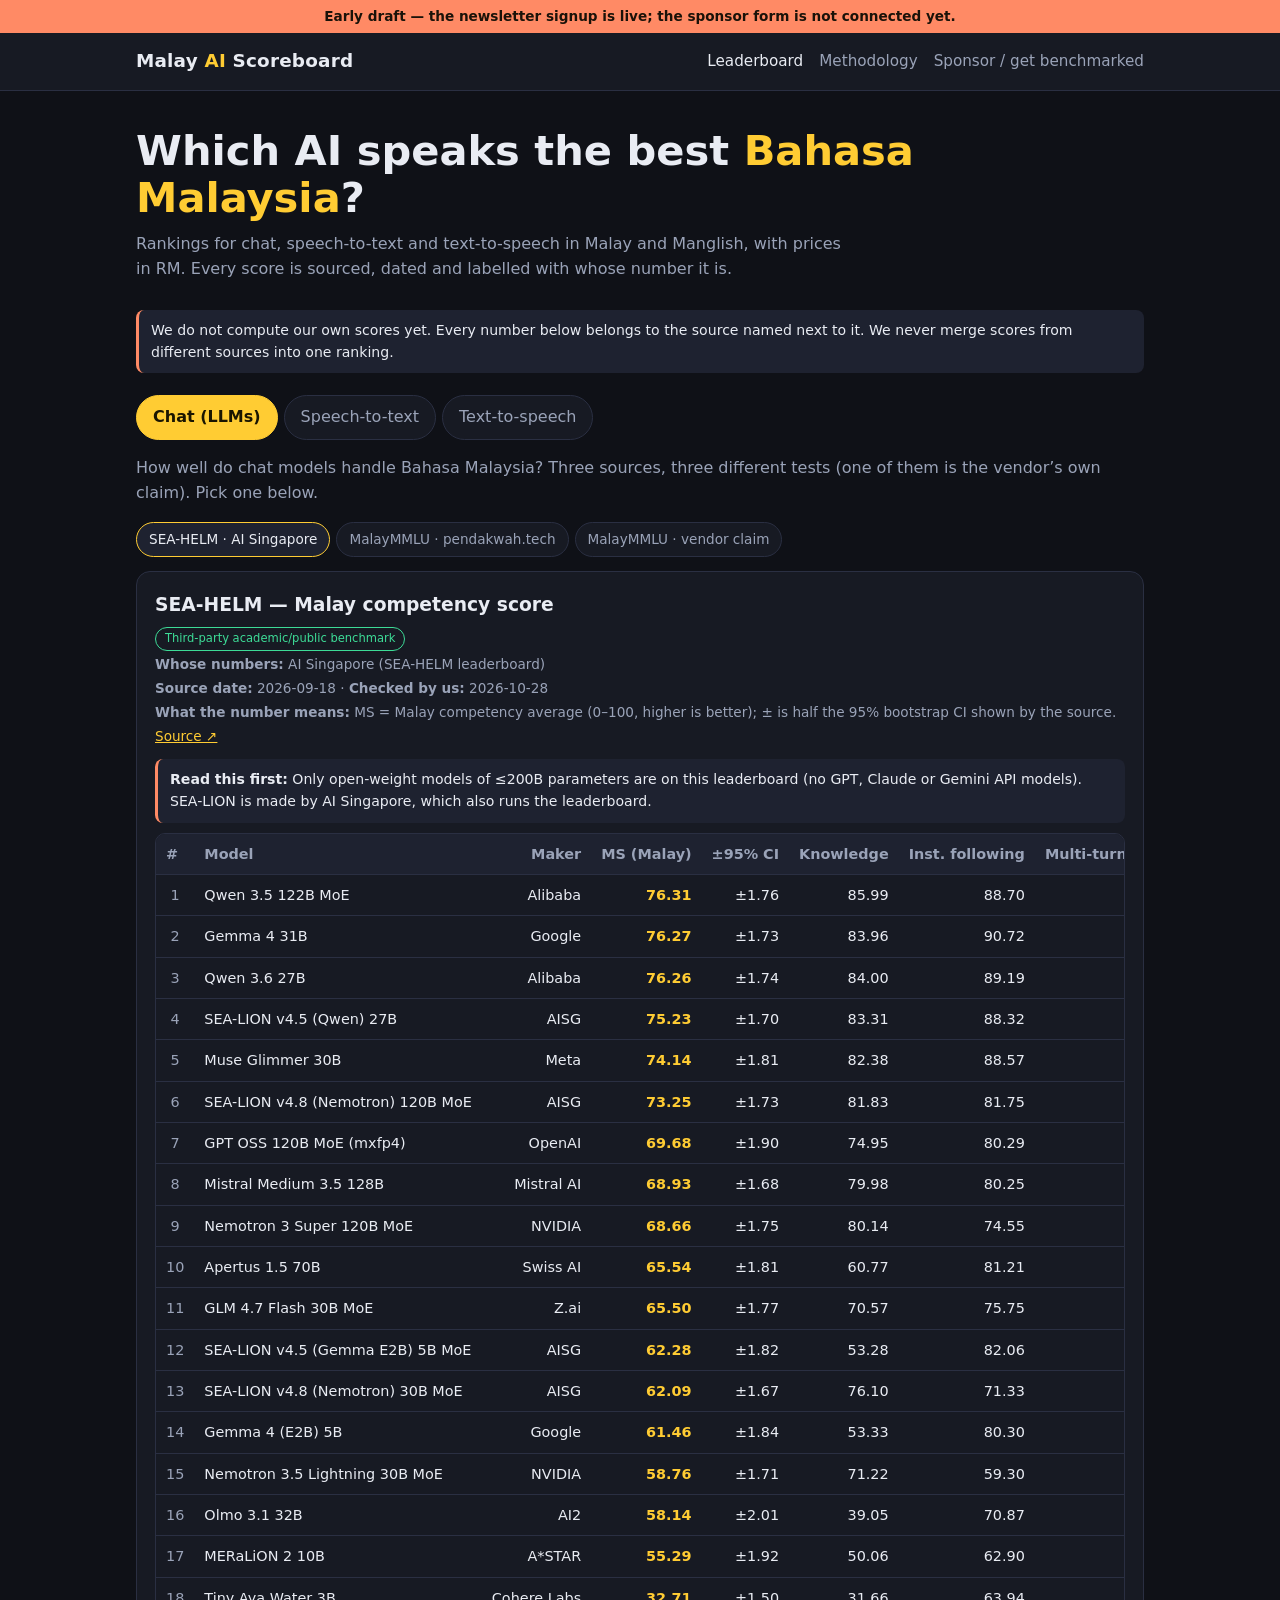
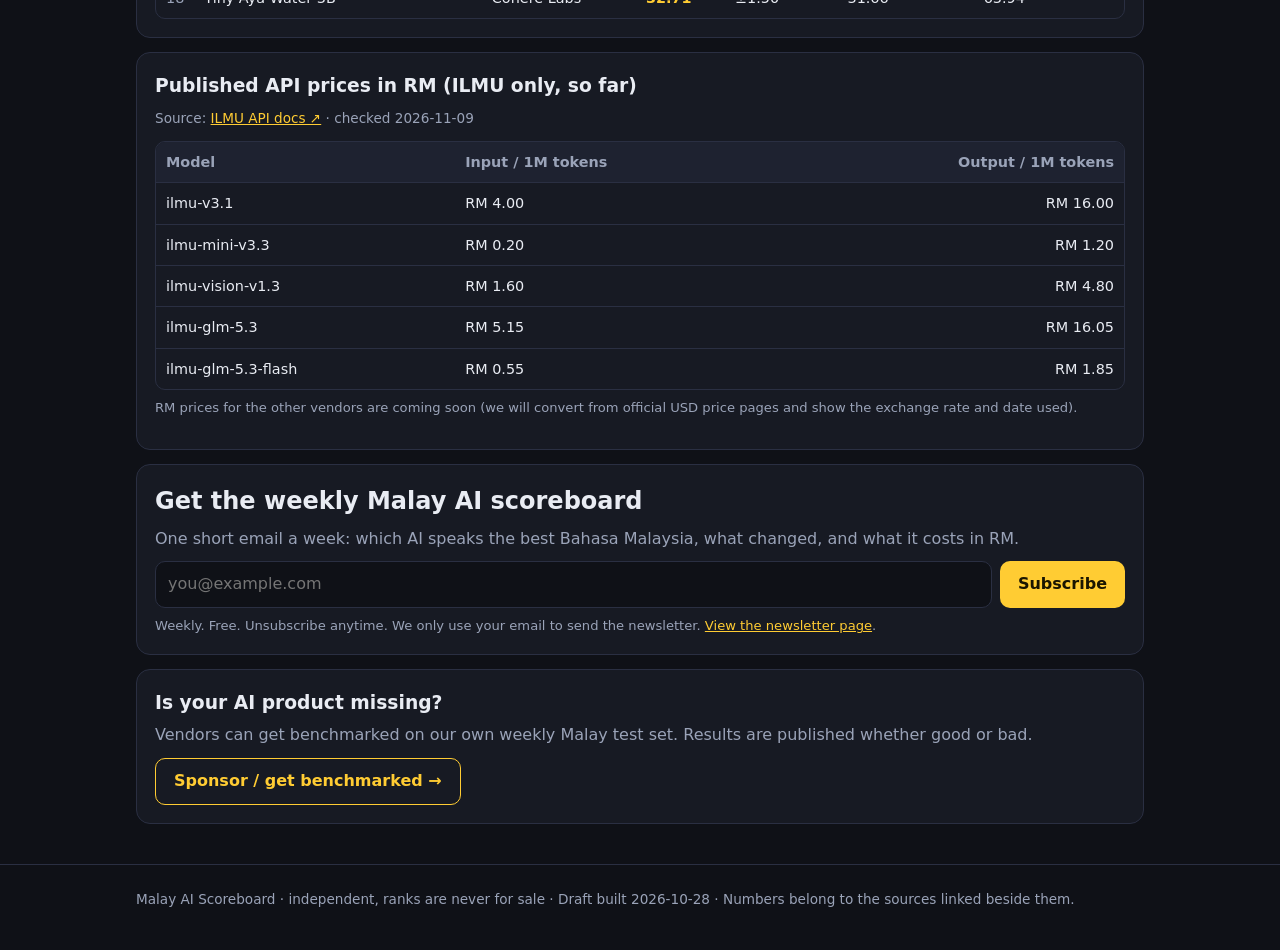
<file: index.html>
<!doctype html><html lang="en"><head><meta charset="utf-8">
<script>(function(){var h=location.hostname;if(h.slice(-10)!=='github.io')return;var p=location.pathname.replace(/^\/malay-ai-scoreboard(?=\/|$)/,'').replace(/\/index\.html$/,'/')||'/';var u='https://malay-ai-scoreboard.pages.dev'+p+location.search+location.hash;document.documentElement.setAttribute('data-moved','1');window.location.replace(u);})();</script>
<style>.moved{display:none;background:#fff3cd;color:#222;text-align:center;padding:10px;font:600 15px system-ui,sans-serif}.moved a{color:#0645ad}html[data-moved] .moved{display:block}</style>
<meta name="viewport" content="width=device-width,initial-scale=1">
<title>Which AI speaks the best Malay? · Malay AI Scoreboard</title><meta name="description" content="Which AI models and tools work best in Bahasa Malaysia and Manglish? Sourced rankings for chat, speech-to-text and text-to-speech, with prices in RM.">
<link rel="stylesheet" href="style.css"></head><body>
<div class="moved">We've moved — the Malay AI Scoreboard is now at <a href="https://malay-ai-scoreboard.pages.dev">malay-ai-scoreboard.pages.dev</a>.</div><noscript><div style="text-align:center;padding:8px;font:14px system-ui,sans-serif">Official site: <a href="https://malay-ai-scoreboard.pages.dev">malay-ai-scoreboard.pages.dev</a></div></noscript>
<div class="draft">Early draft — the newsletter signup is live; the sponsor form is not connected yet.</div>
<header class="site"><div class="wrap"><a class="brand" href="index.html">Malay <span>AI</span> Scoreboard</a>
<nav><a href="index.html" aria-current="page">Leaderboard</a><a href="methodology.html">Methodology</a><a href="sponsor.html">Sponsor / get benchmarked</a></nav></div></header><main class="wrap">
<section class="hero"><h1>Which AI speaks the best <span style="color:var(--accent)">Bahasa Malaysia</span>?</h1>
<p>Rankings for chat, speech-to-text and text-to-speech in Malay and Manglish, with prices in RM. Every score is sourced, dated and labelled with whose number it is.</p></section>
<div class="caveat" id="disclaimer"></div>
<div class="tabs" id="tabs" role="tablist" aria-label="Category"></div>
<div id="panel" role="tabpanel" style="margin-top:14px">Loading…</div>
<div class="card"><h2 style="margin-top:0">Get the weekly Malay AI scoreboard</h2>
<p style="color:var(--muted);margin:0">One short email a week: which AI speaks the best Bahasa Malaysia, what changed, and what it costs in RM.</p>
<form class="signup" action="https://buttondown.com/api/emails/embed-subscribe/malayaiscoreboard" method="post" target="_blank"><input type="email" name="email" required placeholder="you@example.com" aria-label="Email address"><button class="btn" type="submit">Subscribe</button></form>
<p class="fineprint">Weekly. Free. Unsubscribe anytime. We only use your email to send the newsletter. <a href="https://buttondown.com/malayaiscoreboard" target="_blank" rel="noopener">View the newsletter page</a>.</p></div>
<div class="card"><h3 style="margin-top:0">Is your AI product missing?</h3><p style="margin:0 0 10px;color:var(--muted)">Vendors can get benchmarked on our own weekly Malay test set. Results are published whether good or bad.</p><a class="btn ghost" href="sponsor.html">Sponsor / get benchmarked →</a></div>
</main><footer><div class="wrap">Malay AI Scoreboard · independent, ranks are never for sale · Draft built 2026-10-28 · Numbers belong to the sources linked beside them.</div></footer><script src="app.js"></script></body></html>
</file>
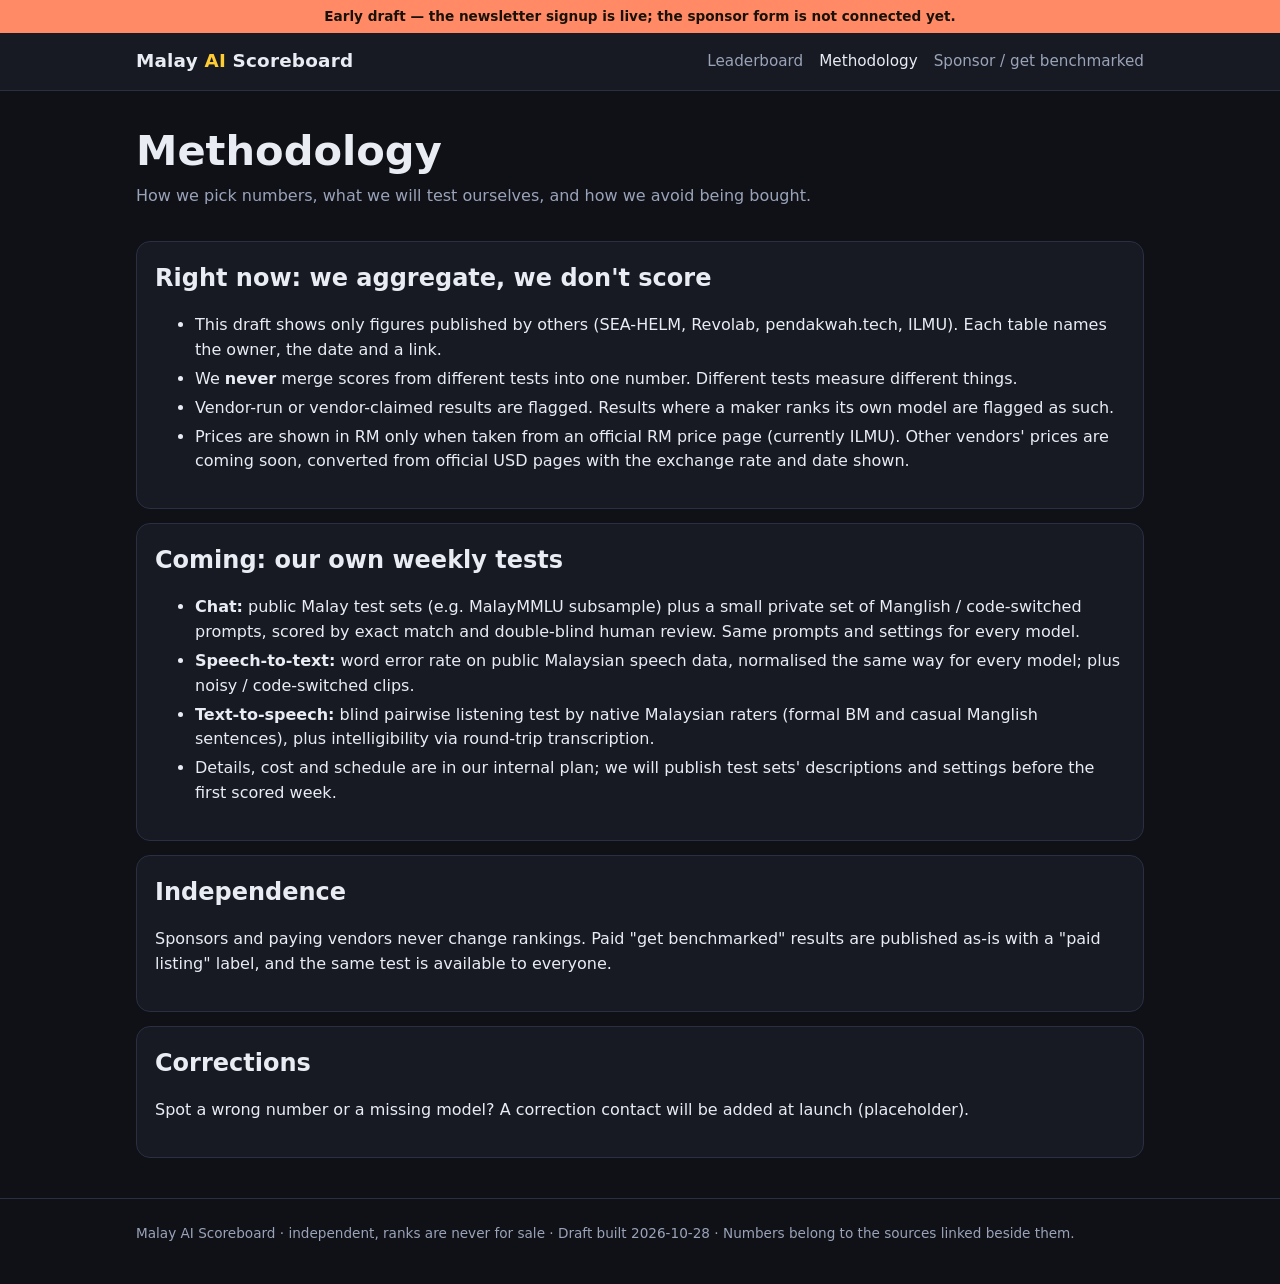
<file: methodology.html>
<!doctype html><html lang="en"><head><meta charset="utf-8">
<script>(function(){var h=location.hostname;if(h.slice(-10)!=='github.io')return;var p=location.pathname.replace(/^\/malay-ai-scoreboard(?=\/|$)/,'').replace(/\/index\.html$/,'/')||'/';var u='https://malay-ai-scoreboard.pages.dev'+p+location.search+location.hash;document.documentElement.setAttribute('data-moved','1');window.location.replace(u);})();</script>
<style>.moved{display:none;background:#fff3cd;color:#222;text-align:center;padding:10px;font:600 15px system-ui,sans-serif}.moved a{color:#0645ad}html[data-moved] .moved{display:block}</style>
<meta name="viewport" content="width=device-width,initial-scale=1">
<title>Methodology · Malay AI Scoreboard</title><meta name="description" content="Which AI models and tools work best in Bahasa Malaysia and Manglish? Sourced rankings for chat, speech-to-text and text-to-speech, with prices in RM.">
<link rel="stylesheet" href="style.css"></head><body>
<div class="moved">We've moved — the Malay AI Scoreboard is now at <a href="https://malay-ai-scoreboard.pages.dev">malay-ai-scoreboard.pages.dev</a>.</div><noscript><div style="text-align:center;padding:8px;font:14px system-ui,sans-serif">Official site: <a href="https://malay-ai-scoreboard.pages.dev">malay-ai-scoreboard.pages.dev</a></div></noscript>
<div class="draft">Early draft — the newsletter signup is live; the sponsor form is not connected yet.</div>
<header class="site"><div class="wrap"><a class="brand" href="index.html">Malay <span>AI</span> Scoreboard</a>
<nav><a href="index.html">Leaderboard</a><a href="methodology.html" aria-current="page">Methodology</a><a href="sponsor.html">Sponsor / get benchmarked</a></nav></div></header><main class="wrap"><section class="hero"><h1>Methodology</h1><p>How we pick numbers, what we will test ourselves, and how we avoid being bought.</p></section>
<div class="card"><h2 style="margin-top:0">Right now: we aggregate, we don't score</h2>
<ul><li>This draft shows only figures published by others (SEA-HELM, Revolab, pendakwah.tech, ILMU). Each table names the owner, the date and a link.</li>
<li>We <b>never</b> merge scores from different tests into one number. Different tests measure different things.</li>
<li>Vendor-run or vendor-claimed results are flagged. Results where a maker ranks its own model are flagged as such.</li>
<li>Prices are shown in RM only when taken from an official RM price page (currently ILMU). Other vendors' prices are coming soon, converted from official USD pages with the exchange rate and date shown.</li></ul></div>
<div class="card"><h2 style="margin-top:0">Coming: our own weekly tests</h2>
<ul><li><b>Chat:</b> public Malay test sets (e.g. MalayMMLU subsample) plus a small private set of Manglish / code-switched prompts, scored by exact match and double-blind human review. Same prompts and settings for every model.</li>
<li><b>Speech-to-text:</b> word error rate on public Malaysian speech data, normalised the same way for every model; plus noisy / code-switched clips.</li>
<li><b>Text-to-speech:</b> blind pairwise listening test by native Malaysian raters (formal BM and casual Manglish sentences), plus intelligibility via round-trip transcription.</li>
<li>Details, cost and schedule are in our internal plan; we will publish test sets' descriptions and settings before the first scored week.</li></ul></div>
<div class="card"><h2 style="margin-top:0">Independence</h2><p>Sponsors and paying vendors never change rankings. Paid "get benchmarked" results are published as-is with a "paid listing" label, and the same test is available to everyone.</p></div>
<div class="card"><h2 style="margin-top:0">Corrections</h2><p>Spot a wrong number or a missing model? A correction contact will be added at launch (placeholder).</p></div></main><footer><div class="wrap">Malay AI Scoreboard · independent, ranks are never for sale · Draft built 2026-10-28 · Numbers belong to the sources linked beside them.</div></footer></body></html>
</file>
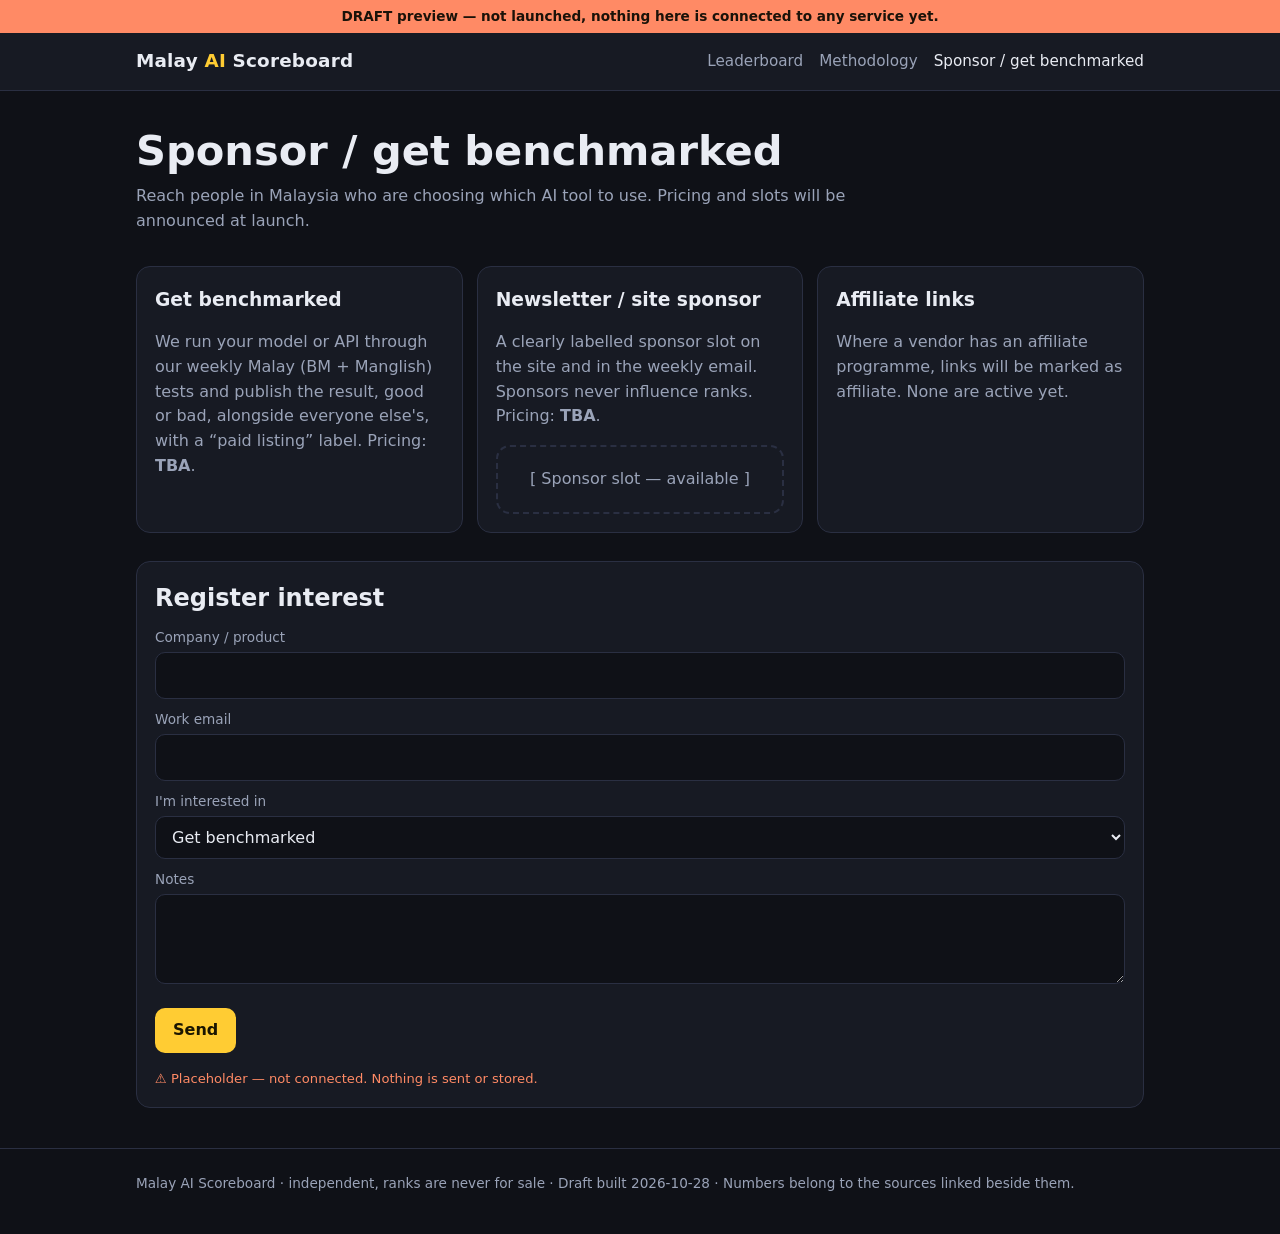
<file: sponsor.html>
<!doctype html><html lang="en"><head><meta charset="utf-8">
<script>(function(){var h=location.hostname;if(h.slice(-10)!=='github.io')return;var p=location.pathname.replace(/^\/malay-ai-scoreboard(?=\/|$)/,'').replace(/\/index\.html$/,'/')||'/';var u='https://malay-ai-scoreboard.pages.dev'+p+location.search+location.hash;document.documentElement.setAttribute('data-moved','1');window.location.replace(u);})();</script>
<style>.moved{display:none;background:#fff3cd;color:#222;text-align:center;padding:10px;font:600 15px system-ui,sans-serif}.moved a{color:#0645ad}html[data-moved] .moved{display:block}</style>
<meta name="viewport" content="width=device-width,initial-scale=1">
<title>Sponsor / get benchmarked · Malay AI Scoreboard</title><meta name="description" content="Which AI models and tools work best in Bahasa Malaysia and Manglish? Sourced rankings for chat, speech-to-text and text-to-speech, with prices in RM.">
<link rel="stylesheet" href="style.css"></head><body>
<div class="moved">We've moved — the Malay AI Scoreboard is now at <a href="https://malay-ai-scoreboard.pages.dev">malay-ai-scoreboard.pages.dev</a>.</div><noscript><div style="text-align:center;padding:8px;font:14px system-ui,sans-serif">Official site: <a href="https://malay-ai-scoreboard.pages.dev">malay-ai-scoreboard.pages.dev</a></div></noscript>
<div class="draft">DRAFT preview — not launched, nothing here is connected to any service yet.</div>
<header class="site"><div class="wrap"><a class="brand" href="index.html">Malay <span>AI</span> Scoreboard</a>
<nav><a href="index.html">Leaderboard</a><a href="methodology.html">Methodology</a><a href="sponsor.html" aria-current="page">Sponsor / get benchmarked</a></nav></div></header><main class="wrap"><section class="hero"><h1>Sponsor / get benchmarked</h1><p>Reach people in Malaysia who are choosing which AI tool to use. Pricing and slots will be announced at launch.</p></section>
<div class="grid">
<div class="card"><h3 style="margin-top:0">Get benchmarked</h3><p style="color:var(--muted)">We run your model or API through our weekly Malay (BM + Manglish) tests and publish the result, good or bad, alongside everyone else's, with a “paid listing” label. Pricing: <b>TBA</b>.</p></div>
<div class="card"><h3 style="margin-top:0">Newsletter / site sponsor</h3><p style="color:var(--muted)">A clearly labelled sponsor slot on the site and in the weekly email. Sponsors never influence ranks. Pricing: <b>TBA</b>.</p><div class="slot">[ Sponsor slot — available ]</div></div>
<div class="card"><h3 style="margin-top:0">Affiliate links</h3><p style="color:var(--muted)">Where a vendor has an affiliate programme, links will be marked as affiliate. None are active yet.</p></div></div>
<div class="card"><h2 style="margin-top:0">Register interest</h2>
<form data-placeholder action="#" method="post"><label>Company / product</label><input type="text" required><label>Work email</label><input type="email" required><label>I'm interested in</label><select><option>Get benchmarked</option><option>Sponsorship</option><option>Both</option></select><label>Notes</label><textarea></textarea><p><button class="btn" type="submit">Send</button></p></form>
<div class="note">⚠ Placeholder — not connected. Nothing is sent or stored.</div></div></main><footer><div class="wrap">Malay AI Scoreboard · independent, ranks are never for sale · Draft built 2026-10-28 · Numbers belong to the sources linked beside them.</div></footer></body></html>
</file>
<file: style.css>
:root{--bg:#0f1117;--panel:#171a23;--panel2:#1e2230;--text:#e9ecf3;--muted:#9aa3b8;--accent:#ffcc33;--accent2:#3ddc97;--warn:#ff8a65;--line:#2a2f42;--r:14px}
*{box-sizing:border-box}
html{-webkit-text-size-adjust:100%}
body{margin:0;font:16px/1.55 system-ui,-apple-system,"Segoe UI",Roboto,sans-serif;background:var(--bg);color:var(--text)}
a{color:var(--accent)}a:hover{text-decoration:none}
.wrap{max-width:1040px;margin:0 auto;padding:0 16px}
.draft{background:var(--warn);color:#1a1209;text-align:center;font-size:.85rem;padding:6px 12px;font-weight:600}
header.site{border-bottom:1px solid var(--line);background:var(--panel)}
header.site .wrap{display:flex;flex-wrap:wrap;align-items:center;justify-content:space-between;gap:8px;padding-top:14px;padding-bottom:14px}
.brand{font-weight:800;font-size:1.15rem;color:var(--text);text-decoration:none;letter-spacing:.2px}
.brand span{color:var(--accent)}
nav a{color:var(--muted);text-decoration:none;margin-left:16px;font-size:.95rem}
nav a[aria-current=page],nav a:hover{color:var(--text)}
.hero{padding:36px 0 18px}
.hero h1{font-size:clamp(1.7rem,5vw,2.6rem);line-height:1.15;margin:0 0 10px}
.hero p{color:var(--muted);max-width:720px;margin:0}
.pill{display:inline-block;font-size:.72rem;padding:2px 9px;border-radius:99px;border:1px solid var(--line);color:var(--muted);vertical-align:middle}
.pill.vendor{border-color:var(--warn);color:var(--warn)}
.pill.third{border-color:var(--accent2);color:var(--accent2)}
.tabs{display:flex;gap:6px;margin:22px 0 0;flex-wrap:wrap}
.tabs button,.subtabs button{font:inherit;background:var(--panel);color:var(--muted);border:1px solid var(--line);padding:9px 16px;border-radius:99px;cursor:pointer}
.tabs button[aria-selected=true]{background:var(--accent);color:#1a1500;border-color:var(--accent);font-weight:700}
.subtabs{display:flex;gap:6px;margin:14px 0;flex-wrap:wrap}
.subtabs button{font-size:.85rem;padding:6px 12px}
.subtabs button[aria-selected=true]{background:var(--panel2);color:var(--text);border-color:var(--accent)}
.card{background:var(--panel);border:1px solid var(--line);border-radius:var(--r);padding:18px;margin:14px 0}
.card h2,.card h3{margin:0 0 6px}
.meta{font-size:.85rem;color:var(--muted);display:grid;gap:3px;margin:8px 0 12px}
.caveat{background:var(--panel2);border-left:3px solid var(--warn);padding:10px 12px;border-radius:8px;font-size:.88rem;margin:10px 0}
.tablewrap{overflow-x:auto;-webkit-overflow-scrolling:touch;border:1px solid var(--line);border-radius:10px}
table{border-collapse:collapse;width:100%;min-width:560px;font-size:.9rem}
th,td{padding:9px 10px;text-align:right;border-bottom:1px solid var(--line);white-space:nowrap}
th:nth-child(1),td:nth-child(1),th:nth-child(2),td:nth-child(2){text-align:left}
th{background:var(--panel2);color:var(--muted);font-weight:600;position:sticky;top:0}
td.rank{color:var(--muted);width:2.2em;text-align:center}
td.primary{font-weight:700;color:var(--accent)}
tr:last-child td{border-bottom:0}
.coming{border:2px dashed var(--line);border-radius:var(--r);padding:26px;text-align:center;background:var(--panel)}
.coming h3{color:var(--accent);margin:0 0 8px}
.grid{display:grid;gap:14px;grid-template-columns:repeat(auto-fit,minmax(260px,1fr))}
form.signup{display:flex;flex-wrap:wrap;gap:8px;margin-top:10px}
input[type=email],input[type=text],textarea,select{font:inherit;background:var(--bg);color:var(--text);border:1px solid var(--line);border-radius:10px;padding:10px 12px;flex:1;min-width:200px;width:100%}
textarea{min-height:90px}
label{display:block;font-size:.85rem;color:var(--muted);margin:10px 0 4px}
.btn{font:inherit;background:var(--accent);color:#1a1500;border:0;padding:10px 18px;border-radius:10px;font-weight:700;cursor:pointer;text-decoration:none;display:inline-block}
.btn.ghost{background:transparent;color:var(--accent);border:1px solid var(--accent)}
.note{font-size:.82rem;color:var(--warn);margin-top:8px}
.ok{color:var(--accent2);font-size:.9rem;margin-top:8px}
.slot{border:2px dashed var(--line);border-radius:var(--r);padding:20px;text-align:center;color:var(--muted)}
footer{border-top:1px solid var(--line);margin-top:40px;padding:24px 0 40px;color:var(--muted);font-size:.85rem}
main h2{margin-top:28px}
main li{margin:4px 0}
code{background:var(--panel2);padding:1px 6px;border-radius:5px;font-size:.9em}
@media(max-width:560px){nav a{margin:0 12px 0 0}.card{padding:14px}}

.fineprint{font-size:.82rem;color:var(--muted);margin:8px 0 0}.fineprint a{color:var(--accent)}
</file>
